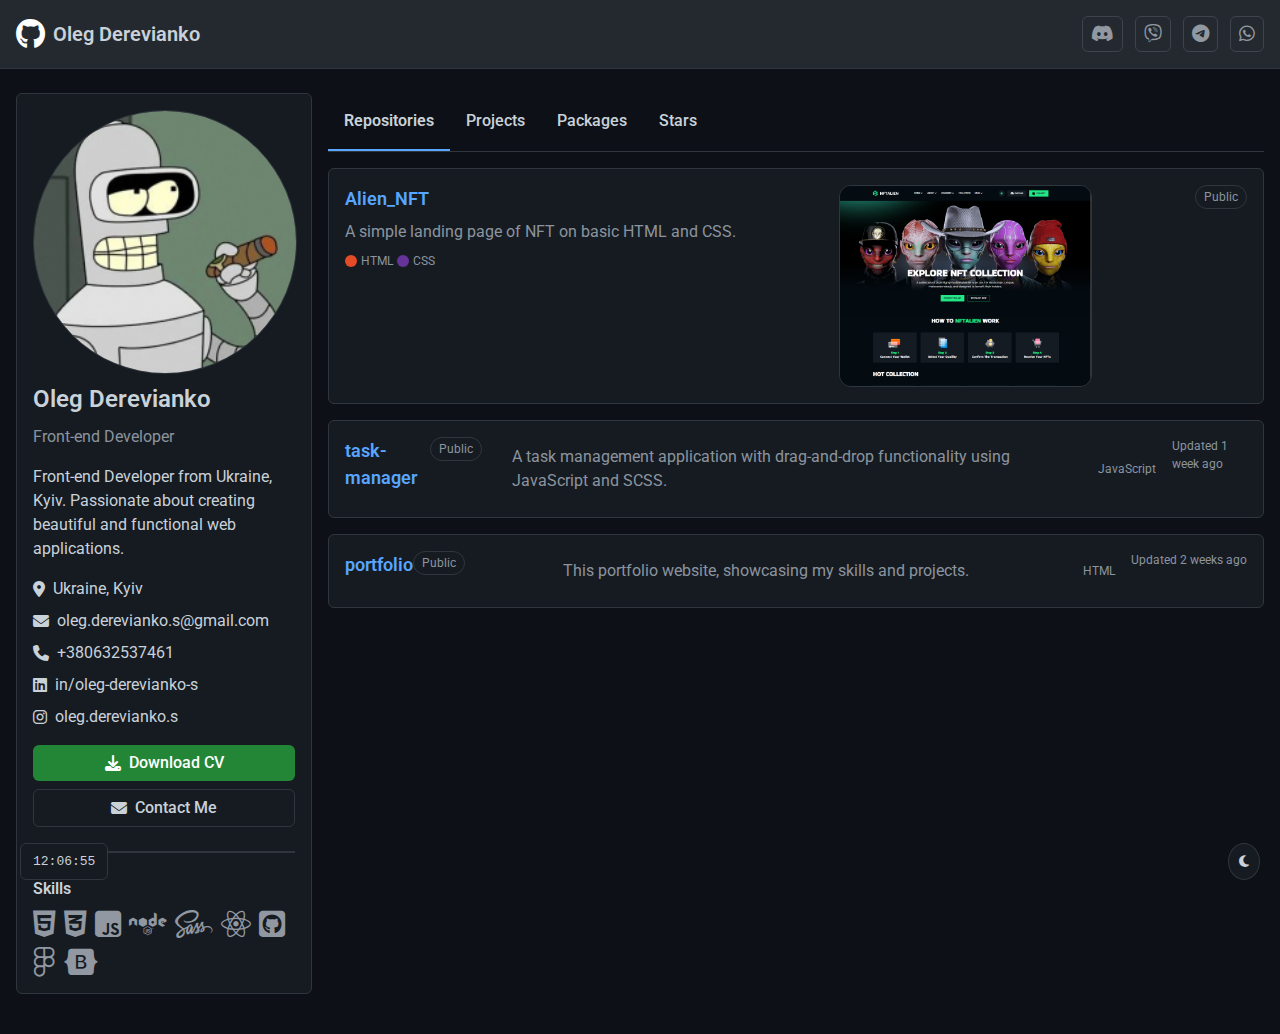
<file: git.html>
<!DOCTYPE html>
<html lang="en">
<head>
    <meta charset="UTF-8">
    <meta name="viewport" content="width=device-width, initial-scale=1.0">
    <title>Oleg Derevianko - Frontend Developer</title>
    <link href="https://fonts.googleapis.com/css2?family=Roboto:wght@400;500;700&display=swap" rel="stylesheet">
    <link rel="stylesheet" href="https://cdnjs.cloudflare.com/ajax/libs/font-awesome/6.4.2/css/all.min.css">
    <style>
        :root {
            --github-header-bg: #24292f;
            --github-bg: #0d1117;
            --github-border: #30363d;
            --github-text: #c9d1d9;
            --github-text-secondary: #8b949e;
            --github-accent: #58a6ff;
            --github-green: #238636;
            --github-green-hover: #2ea043;
            --github-blue: #1f6feb;
            --github-card-bg: #161b22;
        }
        
        body {
            font-family: 'Roboto', sans-serif;
            background-color: var(--github-bg);
            color: var(--github-text);
            margin: 0;
            line-height: 1.5;
        }
        
        .container {
            max-width: 1280px;
            margin: 0 auto;
            padding: 0 16px;
        }
        
        .header {
            background-color: var(--github-header-bg);
            padding: 16px 0;
            border-bottom: 1px solid var(--github-border);
        }
        
        .header-content {
            display: flex;
            align-items: center;
            justify-content: space-between;
        }
        
        .profile {
            display: flex;
            align-items: center;
            gap: 16px;
        }
        
        .avatar {
            width: 100%;
            border-radius: 50%;
            border: 1px solid var(--github-border);
        }
        
        .name {
            font-size: 20px;
            font-weight: 600;
            margin: 0;
            color: var(--github-text);
        }
        
        .username {
            font-size: 16px;
            color: var(--github-text-secondary);
            margin: 0;
        }
        
        .social-links {
            display: flex;
            gap: 12px;
            box-sizing: border-box;
        }
        
        .social__link {display: flex;
            box-sizing: border-box;
    text-decoration: none;
    font-family: 'Roboto', sans-serif;
    font-size: 18px;
    position: relative;
    color: #9198a1;
    background-color: transparent;
    border: 1px solid #3d444d;
    padding: 8px;
    border-radius: 0.375rem;
}
.social__link:hover {
    background-color: #24292E;
}
.social__link .tooltip {
    font-family: 'Roboto', sans-serif;
    position: absolute;
    left: 50%;
    top: 0;
    transform: translateX(-50%) translateY(0);
    background-color: #3d444d;
    color: white;
    padding: 0.25rem 0.5rem;
    border-radius: 0.375rem;
    font-weight: 400;
    font-size: 0.75rem;
    white-space: nowrap;
    opacity: 0;
    visibility: hidden;
    transition: all 0.3s;
    pointer-events: none;
    margin-top: 15px; 
}
.social__link:hover .tooltip {
    opacity: 1;
    visibility: visible;
    transform: translateX(-50%) translateY(100%);
}
        
        .main-content {
            display: flex;
            gap: 16px;
            padding: 24px 0;
        }
        
        .sidebar {
            width: 296px;
            flex-shrink: 0;
        }
        
        .profile-card {
            background-color: var(--github-card-bg);
            border: 1px solid var(--github-border);
            border-radius: 6px;
            padding: 16px;
            margin-bottom: 16px;
        }
        
        .profile-info {
            margin-bottom: 16px;
        }
        
        .profile-name {
            font-size: 24px;
            font-weight: 600;
            margin: 0 0 8px 0;
        }
        
        .profile-username {
            font-size: 16px;
            color: var(--github-text-secondary);
            margin: 0 0 16px 0;
        }
        
        .profile-bio {
            margin: 0 0 16px 0;
        }
        
        .profile-stats {
            display: flex;
            gap: 16px;
            margin-bottom: 16px;
        }
        
        .stat {
            display: flex;
            align-items: center;
            gap: 4px;
        }
        
        .stat-count {
            font-weight: 600;
        }
        
        .stat-label {
            color: var(--github-text-secondary);
        }
        
        .contact-info {
            margin-bottom: 16px;
        }
        
        .contact-item {
            display: flex;
            align-items: center;
            gap: 8px;
            margin-bottom: 8px;
        }
        
        .btn {
            box-sizing: border-box;
            display: inline-flex;
            align-items: center;
            justify-content: center;
            gap: 8px;
            padding: 6px 16px;
            border-radius: 6px;
            font-weight: 500;
            text-decoration: none;
            transition: background-color 0.2s;
            width: 100%;
            margin-bottom: 8px;
        }
        
        .btn-primary {
            background-color: var(--github-green);
            color: white;
        }
        
        .btn-primary:hover {
            background-color: var(--github-green-hover);
        }
        
        .btn-secondary {
            background-color: var(--github-card-bg);
            color: var(--github-text);
            border: 1px solid var(--github-border);
        }
        
        .btn-secondary:hover {
            background-color: var(--github-border);
            border-color: var(--github-text-secondary);
        }
        
        .content {
            flex-grow: 1;
        }
        
        .nav {
            display: flex;
            border-bottom: 1px solid var(--github-border);
            margin-bottom: 16px;
        }
        
        .nav-link {
            padding: 16px;
            text-decoration: none;
            color: var(--github-text);
            font-weight: 500;
            border-bottom: 2px solid transparent;
            transition: border-color 0.2s;
        }
        
        .nav-link:hover {
            border-bottom-color: var(--github-border);
        }
        
        .nav-link.active {
            border-bottom-color: var(--github-accent);
            font-weight: 600;
        }
        
        .repo-list {
            display: flex;
            flex-direction: column;
            gap: 16px;
        }
        
        .repo-card {
            display: flex;
            justify-content: space-between;
            gap: 30px;
            background-color: var(--github-card-bg);
            border: 1px solid var(--github-border);
            border-radius: 6px;
            padding: 16px;
        }
        
        .repo-header {
            display: flex;
            justify-content: space-between;
            margin-bottom: 8px;
        }
        
        .repo-name {
            font-size: 18px;
            font-weight: 600;
            color: var(--github-accent);
            text-decoration: none;
        }
        
        .repo-name:hover {
            text-decoration: underline;
        }
        
        .repo-visibility {
            align-self: start;
            font-size: 12px;
            color: var(--github-text-secondary);
            border: 1px solid var(--github-border);
            border-radius: 12px;
            padding: 2px 8px;
        }
        
        .repo-description {
            margin: 8px 0;
            color: var(--github-text-secondary);
        }
        
        .repo-meta {
            display: flex;
            gap: 16px;
            font-size: 12px;
            color: var(--github-text-secondary);
        }
        
        .repo-language {
            display: flex;
            align-items: center;
            gap: 4px;
        }
        
        .language-color {
            width: 12px;
            height: 12px;
            border-radius: 50%;
        }
        .language-color-yellow {            
            background-color: #f1e05a; /* JS yellow */
        }
        .language-color-red {            
            background-color: #e34c26; /* JS yellow */
        }
        .language-color-purple {            
            background-color: #663399; /* JS yellow */
        }
        .line {
            display: flex;
            
            width: 100%;
            height: 2px;
            background-color: var(--github-border);
            margin: 16px 0;
        }
        .skills-section {
            margin-top: 24px;
        }
        
        .skills-title {
            font-size: 16px;
            font-weight: 600;
            margin: 0;
            margin-bottom: 8px;
        }
        
        .skills-list {
            display: flex;
            flex-wrap: wrap;
            gap: 8px;
        }
        .fa-brands {
            position: relative;
            font-size: 30px;
            color: #9198a1;
        }
        .fa-html5:hover::after{
            content: "HTML5";
            position: absolute;
            font-family: 'Roboto', sans-serif;
            font-size: 10px;
            font-weight: 400;
            top: 0;
            left: 50%;
            transform: translateX(-50%) translateY(-10px);
        }
        .fa-css3-alt:hover::after{
            content: "CSS3";
            position: absolute;
            font-family: 'Roboto', sans-serif;
            font-size: 10px;
            font-weight: 400;
            top: 0;
            left: 50%;
            transform: translateX(-50%) translateY(-10px);
        }
        .skill-tag {
            background-color: rgba(56, 139, 253, 0.15);
            color: var(--github-accent);
            padding: 4px 8px;
            border-radius: 12px;
            font-size: 12px;
        }
        .img {
            
            height: 200px;
            border-radius: 12px;
            border: 1px solid var(--github-border);
        }
        .prof {
            display: flex;
            align-items: center;
            gap: 8px;
        }
        .fa-fa {
            color: white;
        }
        @media (max-width: 768px) {
            .main-content {
                flex-direction: column;
            }
            .avatar {
                width: 50%;
                height: 50%;
            }
            .img {
                height: 150px;
            }
            .sidebar {
                width: 100%;
            }
            
            .header-content {
                flex-direction: column;
                align-items: flex-start;
                gap: 16px;
            }
        }
        @media (max-width: 1024px) {            
            .img {
                height: 150px;  
            }
        }
    </style>
</head>
<body>
    <header class="header">
        <div class="container header-content">
            <div class="profile">
                
                <div class="prof">
                    <i class="fa-brands fa-fa fa-github"></i>
                    <h1 class="name">Oleg Derevianko</h1>
                </div>
            </div>
            <div class="social-links">
                <!-- <a href="https://github.com/OlegDerevianko" class="social__link" target="_blank">
                    <i class="fab fa-github"></i>
                    <span class="tooltip">GitHub</span>
                </a> -->
                <a href="https://discordapp.com/users/356161473128693770" class="social__link"target="_blank">
                    <i class="fab fa-discord"></i>
                    <span class="tooltip">Discord</span>
                </a>
                
                <a href="viber://chat?number=%2B380632537461" class="social__link"target="_blank">
                    <i class="fab fa-viber"></i>
                    <span class="tooltip">Viber</span>
                </a>
                <a href="tg://resolve?domain=@Azzruell" class="social__link"target="_blank">
                    <i class="fab fa-telegram"></i>
                    <span class="tooltip">Telegram</span>
                </a>                    
                
                <a href="whatsapp://send?phone=+380632537461" class="social__link"target="_blank">
                    <i class="fab fa-whatsapp"></i>
                    <span class="tooltip">Whatsapp</span>
                </a>
            </div>
        </div>
    </header>
    
    <div class="container">
        <div class="main-content">
            <aside class="sidebar">
                <div class="profile-card">
                    <div class="profile-info">
                        <img src="./images/75d8c49d07b0419387afd93ea4661dba_square.jpg" alt="Profile Photo" class="avatar">
                        <h2 class="profile-name">Oleg Derevianko</h2>
                        <p class="profile-username">Front-end Developer</p>
                        <p class="profile-bio">Front-end Developer from Ukraine, Kyiv. Passionate about creating beautiful and functional web applications.</p>
                    </div>
                    
                    
                    
                    <div class="contact-info">
                        <div class="contact-item">
                            <i class="fas fa-map-marker-alt"></i>
                            <span>Ukraine, Kyiv</span>
                        </div>
                        <div class="contact-item">
                            <i class="fas fa-envelope"></i>
                            <span>oleg.derevianko.s@gmail.com</span>
                        </div>
                        <div class="contact-item">
                            <i class="fas fa-phone"></i>
                            <span>+380632537461</span>
                        </div>
                        <div class="contact-item"target="_blank">
                            <i class="fab fa-linkedin"></i>
                            <span >in/oleg-derevianko-s</span>
                        </div>
                        <div class="contact-item"target="_blank">
                            <i class="fab fa-instagram"></i>
                            <span>oleg.derevianko.s</span>
                        </div>
                    </div>
                    
                    <a href="/resume.pdf" download class="btn btn-primary">
                        <i class="fas fa-download"></i>
                        <span>Download CV</span>
                    </a>
                    <a href="mailto:oleg.derevianko.s@gmail.com" class="btn btn-secondary">
                        <i class="fas fa-envelope"></i>
                        <span>Contact Me</span>
                    </a>
                    <span class="line"></span>
                    <div class="skills-section">
                        <h3 class="skills-title">Skills</h3>
                        <div class="skills-list">
                            <i class="fa-brands fa-html5"></i>
                            <i class="fa-brands fa-css3-alt"></i>
                            <i class="fa-brands fa-square-js"></i>
                            <i class="fa-brands fa-node"></i>
                            <i class="fa-brands fa-sass"></i>
                            <i class="fa-brands fa-react"></i>
                            <i class="fa-brands fa-square-github"></i>
                            <i class="fa-brands fa-figma"></i>
                            <i class="fa-brands fa-bootstrap"></i>
                        </div>
                    </div>
                </div>
                
                
            </aside>
            
            <main class="content">
                <nav class="nav">
                    <a href="#" class="nav-link active">Repositories</a>
                    <a href="#" class="nav-link">Projects</a>
                    <a href="#" class="nav-link">Packages</a>
                    <a href="#" class="nav-link">Stars</a>
                </nav>
                
                <div class="repo-list">
                    <div class="repo-card">
                        <div class="box">
                            <div class="repo-header">
                                <a href="#" class="repo-name">Alien_NFT</a>
                            </div>
                            <p class="repo-description">A simple landing page of NFT on basic HTML and CSS.</p>
                            <div class="repo-meta">
                                <span class="repo-language">
                                    <span class="language-color language-color-red"></span>
                                    <span>HTML</span>
                                    <span class="language-color language-color-purple"></span>
                                    <span>CSS</span>
                                </span>
                            </div>
                        </div>
                        <img src="./images/alien.png" class="img" alt="">
                        <span class="repo-visibility">Public</span>

                    </div>
                    
                    <div class="repo-card">
                        <div class="repo-header">
                            <a href="#" class="repo-name">task-manager</a>
                            <span class="repo-visibility">Public</span>
                        </div>
                        <p class="repo-description">A task management application with drag-and-drop functionality using JavaScript and SCSS.</p>
                        <div class="repo-meta">
                            <span class="repo-language">
                                <span class="language-color"></span>
                                <span>JavaScript</span>
                            </span>
                            <span>Updated 1 week ago</span>
                        </div>
                    </div>
                    
                    <div class="repo-card">
                        <div class="repo-header">
                            <a href="#" class="repo-name">portfolio</a>
                            <span class="repo-visibility">Public</span>
                        </div>
                        <p class="repo-description">This portfolio website, showcasing my skills and projects.</p>
                        <div class="repo-meta">
                            <span class="repo-language">
                                <span class="language-color"></span>
                                <span>HTML</span>
                            </span>
                            <span>Updated 2 weeks ago</span>
                        </div>
                    </div>
                </div>
            </main>
        </div>
    </div>
    
    <script>
        // Theme toggle functionality
        const themeToggle = document.createElement('button');
        themeToggle.innerHTML = '<i class="fas fa-moon"></i>';
        themeToggle.style.position = 'fixed';
        themeToggle.style.bottom = '20px';
        themeToggle.style.right = '20px';
        themeToggle.style.padding = '10px';
        themeToggle.style.borderRadius = '50%';
        themeToggle.style.backgroundColor = 'var(--github-card-bg)';
        themeToggle.style.border = '1px solid var(--github-border)';
        themeToggle.style.color = 'var(--github-text)';
        themeToggle.style.cursor = 'pointer';
        themeToggle.style.zIndex = '100';
        
        document.body.appendChild(themeToggle);
        
        themeToggle.addEventListener('click', () => {
            document.body.classList.toggle('light-mode');
            
            if (document.body.classList.contains('light-mode')) {
                themeToggle.innerHTML = '<i class="fas fa-sun"></i>';
                document.documentElement.style.setProperty('--github-header-bg', '#f6f8fa');
                document.documentElement.style.setProperty('--github-bg', '#ffffff');
                document.documentElement.style.setProperty('--github-border', '#d0d7de');
                document.documentElement.style.setProperty('--github-text', '#24292f');
                document.documentElement.style.setProperty('--github-text-secondary', '#57606a');
                document.documentElement.style.setProperty('--github-accent', '#0969da');
                document.documentElement.style.setProperty('--github-card-bg', '#f6f8fa');
            } else {
                themeToggle.innerHTML = '<i class="fas fa-moon"></i>';
                document.documentElement.style.setProperty('--github-header-bg', '#24292f');
                document.documentElement.style.setProperty('--github-bg', '#0d1117');
                document.documentElement.style.setProperty('--github-border', '#30363d');
                document.documentElement.style.setProperty('--github-text', '#c9d1d9');
                document.documentElement.style.setProperty('--github-text-secondary', '#8b949e');
                document.documentElement.style.setProperty('--github-accent', '#58a6ff');
                document.documentElement.style.setProperty('--github-card-bg', '#161b22');
            }
        });
        
        // Clock functionality
        function updateClock() {
            const now = new Date();
            const hours = now.getHours().toString().padStart(2, '0');
            const minutes = now.getMinutes().toString().padStart(2, '0');
            const seconds = now.getSeconds().toString().padStart(2, '0');
            
            const clockElement = document.createElement('div');
            clockElement.id = 'clock';
            clockElement.style.position = 'fixed';
            clockElement.style.bottom = '20px';
            clockElement.style.left = '20px';
            clockElement.style.backgroundColor = 'var(--github-card-bg)';
            clockElement.style.border = '1px solid var(--github-border)';
            clockElement.style.padding = '8px 12px';
            clockElement.style.borderRadius = '6px';
            clockElement.style.fontFamily = 'monospace';
            clockElement.textContent = `${hours}:${minutes}:${seconds}`;
            
            const existingClock = document.getElementById('clock');
            if (existingClock) {
                existingClock.textContent = `${hours}:${minutes}:${seconds}`;
            } else {
                document.body.appendChild(clockElement);
            }
        }
        
        setInterval(updateClock, 1000);
        updateClock();
    </script>
</body>
</html>
</file>
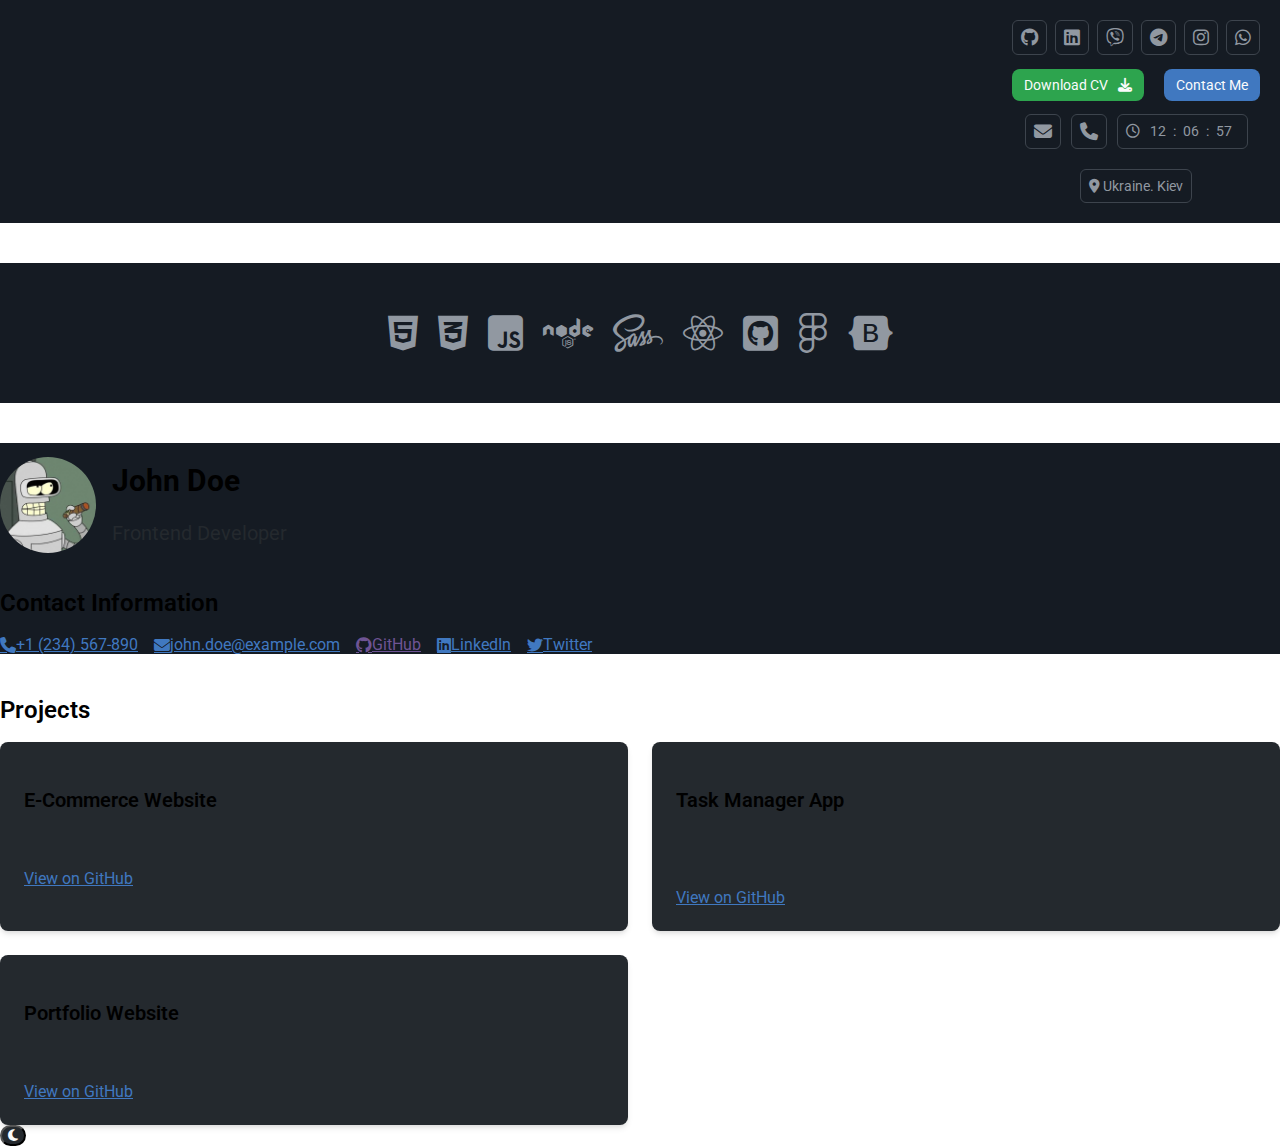
<file: indextwo.html>
<!DOCTYPE html>
<html lang="en">
<head>
    <meta charset="UTF-8">
    <meta name="viewport" content="width=device-width, initial-scale=1.0">
    <title>Frontend Developer Portfolio</title>
    <link href="https://fonts.googleapis.com/css2?family=Roboto:wght@400;700&display=swap" rel="stylesheet">
    <link rel="stylesheet" href="https://cdnjs.cloudflare.com/ajax/libs/font-awesome/6.4.2/css/all.min.css">
    <link rel="stylesheet" href="./css/style.css">
</head>
<body>
        <!-- Header -->
        <header class="flex justify-center items-center mb-10 pad50">        


            <div class="header-first-box">
                <div class="social-links">
                    <a href="https://github.com/OlegDerevianko" class="social__link" target="_blank">
                        <i class="fab fa-github"></i>
                        <span class="tooltip">GitHub</span>
                    </a>
                    <a href="https://www.linkedin.com/in/oleg-derevianko-s/" class="social__link"target="_blank">
                        <i class="fab fa-linkedin"></i>
                        <span class="tooltip">LinkedIn</span>
                    </a>
                    <a href="viber://chat?number=%2B380632537461" class="social__link"target="_blank">
                        <i class="fab fa-viber"></i>
                        <span class="tooltip">Viber</span>
                    </a>
                    <a href="tg://resolve?domain=@Azzruell" class="social__link"target="_blank">
                        <i class="fab fa-telegram"></i>
                        <span class="tooltip">Telegram</span>
                    </a>                    
                    <a href="https://www.instagram.com/oleg.derevianko.s/" class="social__link"target="_blank">
                        <i class="fab fa-instagram"></i>
                        <span class="tooltip">Instagram</span>
                    </a>
                    <a href="whatsapp://send?phone=+380632537461" class="social__link"target="_blank">
                        <i class="fab fa-whatsapp"></i>
                        <span class="tooltip">Whatsapp</span>
                    </a>                
                </div>
            </div>
            <div class="header-second-box">
                <div class="header-second-box-inner">
                    <div class="header-button-box">
                        <a href="/resume.pdf" download class="inline-block px-6 py-3 bg-github-green text-github-white rounded-lg mr-4 hover:bg-github-green-dark btn-header">Download CV<i class="fa-solid fa-download"></i></a>
                        <a href="mailto:john.doe@example.com" class="inline-block px-6 py-3 bg-github-blue text-github-white rounded-lg  btn-header">Contact Me</a>
                    </div>
                    <div class="social-contact">
                        <a href="mailto:oleg.derevianko.s@gmail.com" class="social__link">
                            <i class="fas fa-envelope"></i>
                            <span class="tooltip">oleg.derevianko.s@gmail.com</span>
                        </a>
                        <a href="tel:+380632537461" class="social__link">
                            <i class="fas fa-phone"></i>
                            <span class="tooltip">+380632537461</span>
                        </a>
                        <div class="clock">
                            <i class="fa-regular fa-clock"></i>
                            <span id="hours"></span>:<span id="minutes"></span>:<span id="seconds"></span>
                        </div>
                    </div>
                    <div class="location">
                        <i class="fa-solid fa-location-dot"></i>
                        <span>Ukraine. Kiev</span>
                    </div>
                </div>
                
            </div>

            
        </header>
        <section class="skills justify-center flex">
            <div class="fa-brands-box">
                <i class="fa-brands fa-html5"></i>
                <i class="fa-brands fa-css3-alt"></i>
                <i class="fa-brands fa-square-js"></i>
                <i class="fa-brands fa-node"></i>
                <i class="fa-brands fa-sass"></i>
                <i class="fa-brands fa-react"></i>
                <i class="fa-brands fa-square-github"></i>
                <i class="fa-brands fa-figma"></i>
                <i class="fa-brands fa-bootstrap"></i>
            </div>           
        </section>
        <!-- Contacts and Socials -->
        <section class="mb-10">
            <div class="flex items-center">
                <img src="./images/75d8c49d07b0419387afd93ea4661dba_square.jpg" alt="Developer Photo" class="w-24 h-24 rounded-full mr-4">
                <div>
                    <h1 class="text-3xl font-bold">John Doe</h1>
                    <p class="text-xl text-github-neutral">Frontend Developer</p>
                </div>
            </div>
            <h2 class="text-2xl font-semibold mb-4">Contact Information</h2>
            <div class="flex flex-wrap gap-4">
                <a href="tel:+1234567890" class="flex items-center text-github-blue hover:underline">
                    <i class="fas fa-phone mr-2"></i> +1 (234) 567-890
                </a>
                <a href="mailto:john.doe@example.com" class="flex items-center text-github-blue hover:underline">
                    <i class="fas fa-envelope mr-2"></i> john.doe@example.com
                </a>
                <a href="https://github.com/johndoe" target="_blank" class="flex items-center text-github-purple hover:underline">
                    <i class="fab fa-github mr-2"></i> GitHub
                </a>
                <a href="https://linkedin.com/in/johndoe" target="_blank" class="flex items-center text-github-blue hover:underline">
                    <i class="fab fa-linkedin mr-2"></i> LinkedIn
                </a>
                <a href="https://twitter.com/johndoe" target="_blank" class="flex items-center text-github-blue hover:underline">
                    <i class="fab fa-twitter mr-2"></i> Twitter
                </a>
            </div>
        </section>

        <!-- Action Buttons -->
        <section class="mb-10">
            
        </section>

        <!-- Skills -->
        

        <!-- Projects -->
        <section>
            <h2 class="text-2xl font-semibold mb-4">Projects</h2>
            <div class="grid grid-cols-1 md:grid-cols-2 gap-6">
                <div class="project-card bg-github-white dark:bg-github-neutral p-6 rounded-lg shadow-md">
                    <h3 class="text-xl font-semibold">E-Commerce Website</h3>
                    <p class="text-github-neutral mb-4">A fully responsive e-commerce platform built with React and Tailwind CSS.</p>
                    <a href="https://github.com/johndoe/ecommerce" target="_blank" class="text-github-blue hover:underline">View on GitHub</a>
                </div>
                <div class="project-card bg-github-white dark:bg-github-neutral p-6 rounded-lg shadow-md">
                    <h3 class="text-xl font-semibold">Task Manager App</h3>
                    <p class="text-github-neutral mb-4">A task management application with drag-and-drop functionality using JavaScript and SCSS.</p>
                    <a href="https://github.com/johndoe/task-manager" target="_blank" class="text-github-blue hover:underline">View on GitHub</a>
                </div>
                <div class="project-card bg-github-white dark:bg-github-neutral p-6 rounded-lg shadow-md">
                    <h3 class="text-xl font-semibold">Portfolio Website</h3>
                    <p class="text-github-neutral mb-4">This portfolio website, showcasing my skills and projects.</p>
                    <a href="https://github.com/johndoe/portfolio" target="_blank" class="text-github-blue hover:underline">View on GitHub</a>
                </div>
            </div>
            <button id="theme-toggle" class="p-2 rounded-full bg-github-neutral dark:bg-github-black">
                <i class="fas fa-moon text-github-white"></i>
            </button>
        </section>
        <script>
            function updateFancyClock() {
              const now = new Date();
              
              document.getElementById('hours').textContent = 
                now.getHours().toString().padStart(2, '0');
              document.getElementById('minutes').textContent = 
                now.getMinutes().toString().padStart(2, '0');
              document.getElementById('seconds').textContent = 
                now.getSeconds().toString().padStart(2, '0');
            }
            
            updateFancyClock();
            setInterval(updateFancyClock, 1000);
            </script>
    <script>
        const themeToggle = document.getElementById('theme-toggle');
        const body = document.body;

        themeToggle.addEventListener('click', () => {
            body.classList.toggle('dark');
            const isDark = body.classList.contains('dark');
            themeToggle.innerHTML = isDark ? '<i class="fas fa-sun text-github-white"></i>' : '<i class="fas fa-moon text-github-white"></i>';
            localStorage.setItem('theme', isDark ? 'dark' : 'light');
        });

        // Load theme from localStorage
        if (localStorage.getItem('theme') === 'dark') {
            body.classList.add('dark');
            themeToggle.innerHTML = '<i class="fas fa-sun text-github-white"></i>';
        }
    </script>
</body>
</html>
</file>
<file: css/style.css>
/* Tailwind CSS Base */
@tailwind base;
@tailwind components;
@tailwind utilities;

/* Custom Colors */
:root {
    --github-green: #2DA44E;
    --github-green-dark: #248f3f;
    --github-black: #151013;
    --github-neutral: #24292E;
    --github-white: #FAFBFC;
    --github-blue: #4078C0;
    --github-blue-dark: #366aa3;
    --github-purple: #6E5494;
    --github-red: #BD2C00;
    --github-orange: #C9510C;
    --github-yellow: #FFC107;
}

/* Base Styles */
body {
    box-sizing: border-box;
    margin: 0;
    font-family: 'Roboto', sans-serif;
    transition: background-color 0.3s, color 0.3s;
}
header {
    width: 100%; 
    padding: 20px; 
    box-sizing: border-box;
}
.header-first-box {   
    width: 100%; 
    align-items: end;
}
.social-links {
    display: flex;
    justify-content: end;
    gap: 8px;
}
.social__link {
    display: inline-block;
    text-decoration: none;
    font-family: 'Roboto', sans-serif;
    font-size: 18px;
    position: relative;
    color: #9198a1;
    background-color: #151b23;
    border: 1px solid #3d444d;
    padding: 6px 8px;
    border-radius: 0.375rem;
}
.social__link:hover {
    background-color: #24292E;
}
.social__link .tooltip {
    font-family: 'Roboto', sans-serif;
    position: absolute;
    left: 50%;
    top: 0;
    transform: translateX(-50%) translateY(0);
    background-color: #3d444d;
    color: white;
    padding: 0.25rem 0.5rem;
    border-radius: 0.375rem;
    font-weight: 400;
    font-size: 0.75rem;
    white-space: nowrap;
    opacity: 0;
    visibility: hidden;
    transition: all 0.3s;
    pointer-events: none;
    margin-top: 15px; 
}
.social__link:hover .tooltip {
    opacity: 1;
    visibility: visible;
    transform: translateX(-50%) translateY(100%);
}

.skills {
    padding: 50px 0;
    background-color: #151b23;
    margin-bottom: 40px;
    display: flex;
    flex-direction: column;
    align-items: center;
    gap: 20px;
}
.fa-brands-box {
    display: flex;
    gap: 20px;
}
.fa-brands {
    position: relative;
    font-size: 40px;
    color: #9198a1;
}
.fa-html5:hover::after{
    content: "HTML5";
    position: absolute;
    font-family: 'Roboto', sans-serif;
    font-size: 10px;
    font-weight: 400;
    top: 0;
    left: 50%;
    transform: translateX(-50%) translateY(-10px);
}
.fa-css3-alt:hover::after{
    content: "CSS3";
    position: absolute;
    font-family: 'Roboto', sans-serif;
    font-size: 10px;
    font-weight: 400;
    top: 0;
    left: 50%;
    transform: translateX(-50%) translateY(-10px);
}
.header-second-box-inner {
    display: flex;
    gap: 20px;
    flex-direction: column;
    align-items: center;
}
.header-second-box {
    width: 100%;
    display: flex;
    flex-direction: column;
    gap: 20px;
    align-items: end;
    margin-top: 20px;
}
.social-contact {
    display: flex;
    gap: 10px;
}
.btn-header {
    font-size: 14px;
    text-decoration: none;
    transition: ease-in-out 0.3s;
}
.fa-download {
    margin-left: 10px;
}    
.btn-header:hover:first-child {
    box-shadow: 0px 0px 16px 4px rgba(36,143,63,0.8);
}
.btn-header:hover:last-child {
    box-shadow: 0px 0px 16px 4px rgba(64,120,192,0.8);
}

.dark {
    background-color: var(--github-neutral);
    color: var(--github-white);
}

.dark .bg-github-white {
    background-color: var(--github-neutral);
}

.dark .text-github-black {
    color: var(--github-white);
}

.dark .bg-github-green {
    background-color: var(--github-green);
}

/* Custom Components */
.skill-icon {
    transition: transform 0.3s;
}

.skill-icon:hover {
    transform: scale(1.2);
}

.project-card {
    transition: transform 0.3s;
}

.project-card:hover {
    transform: translateY(-5px);
}
.clock {
    font-family: 'Roboto', sans-serif;
    font-size: 14px;
    font-weight: 400;
    text-align: center;
    padding: 8px;
    color: #9198a1;
    background-color: #151b23;
    border: 1px solid #3d444d;
    border-radius: 0.375rem;
    display: inline-block;
}  
.clock span {
    display: inline-block;
    min-width: 30px;
    transition: transform 0.3s;
}  
.location {
    font-family: 'Roboto', sans-serif;
    font-size: 14px;
    font-weight: 400;
    text-align: center;
    padding: 8px;
    color: #9198a1;
    background-color: #151b23;
    border: 1px solid #3d444d;    
    border-radius: 0.375rem;
    display: inline-block;
}
/* Tailwind Utility Classes */
@layer utilities {
    .container {
        max-width: 1280px;
        margin-left: auto;
        margin-right: auto;
    }
    .p-6 {
        padding: 1.5rem;
    }
    .mb-10 {
        background-color: #151b23;

        margin-bottom: 2.5rem;
    }
    .pad50 {
        flex-direction: column;
    }
    .flex {
        display: flex;
    }
    .justify-center {
        justify-content: center;
    }
    .justify-between {
        justify-content: space-between;
    }
    .items-center {
        align-items: center;
    }
    .w-24 {
        width: 6rem;
    }
    .h-24 {
        height: 6rem;
    }
    .rounded-full {
        border-radius: 9999px;
    }
    .mr-4 {
        margin-right: 1rem;
    }
    .text-3xl {
        font-size: 1.875rem;
        line-height: 2.25rem;
    }
    .font-bold {
        font-weight: 700;
    }
    .text-xl {
        font-size: 1.25rem;
        line-height: 1.75rem;
    }
    .text-2xl {
        font-size: 1.5rem;
        line-height: 2rem;
    }
    .font-semibold {
        font-weight: 600;
    }
    .mb-4 {
        margin-bottom: 1rem;
    }
    .flex-wrap {
        flex-wrap: wrap;
    }
    .gap-4 {
        gap: 1rem;
    }
    .text-github-blue {
        color: var(--github-blue);
    }
    .hover\:underline:hover {
        text-decoration: underline;
    }
    .px-6 {
        padding-left: 12px;
        padding-right: 12px;
    }
    .py-3 {
        padding-top: 8px;
        padding-bottom: 8px;
    }
    .bg-github-green {
        background-color: var(--github-green);
    }
    .text-github-white {
        color: var(--github-white);
    }
    .rounded-lg {
        border-radius: 0.5rem;
    }
    .hover\:bg-github-green-dark:hover {
        background-color: var(--github-green-dark);
    }
    .bg-github-blue {
        background-color: var(--github-blue);
    }
    .hover\:bg-github-blue-dark:hover {
        background-color: var(--github-blue-dark);
    }
    .gap-6 {
        gap: 1.5rem;
    }
    .text-4xl {
        font-size: 2.25rem;
        line-height: 2.5rem;
    }
    .text-github-orange {
        color: var(--github-orange);
    }
    .text-github-yellow {
        color: var(--github-yellow);
    }
    .text-github-purple {
        color: var(--github-purple);
    }
    .text-github-red {
        color: var(--github-red);
    }
    .grid {
        display: grid;
    }
    .grid-cols-1 {
        grid-template-columns: repeat(1, minmax(0, 1fr));
    }
    .md\:grid-cols-2 {
        @media (min-width: 768px) {
            grid-template-columns: repeat(2, minmax(0, 1fr));
        }
    }
    .bg-github-white {
        background-color: var(--github-white);
    }
    .dark\:bg-github-neutral {
        background-color: var(--github-neutral);
    }
    .shadow-md {
        box-shadow: 0 4px 6px -1px rgba(0, 0, 0, 0.1), 0 2px 4px -1px rgba(0, 0, 0, 0.06);
    }
    .text-github-neutral {
        color: var(--github-neutral);
    }
    .bg-github-neutral {
        background-color: var(--github-neutral);
    }
}
</file>
